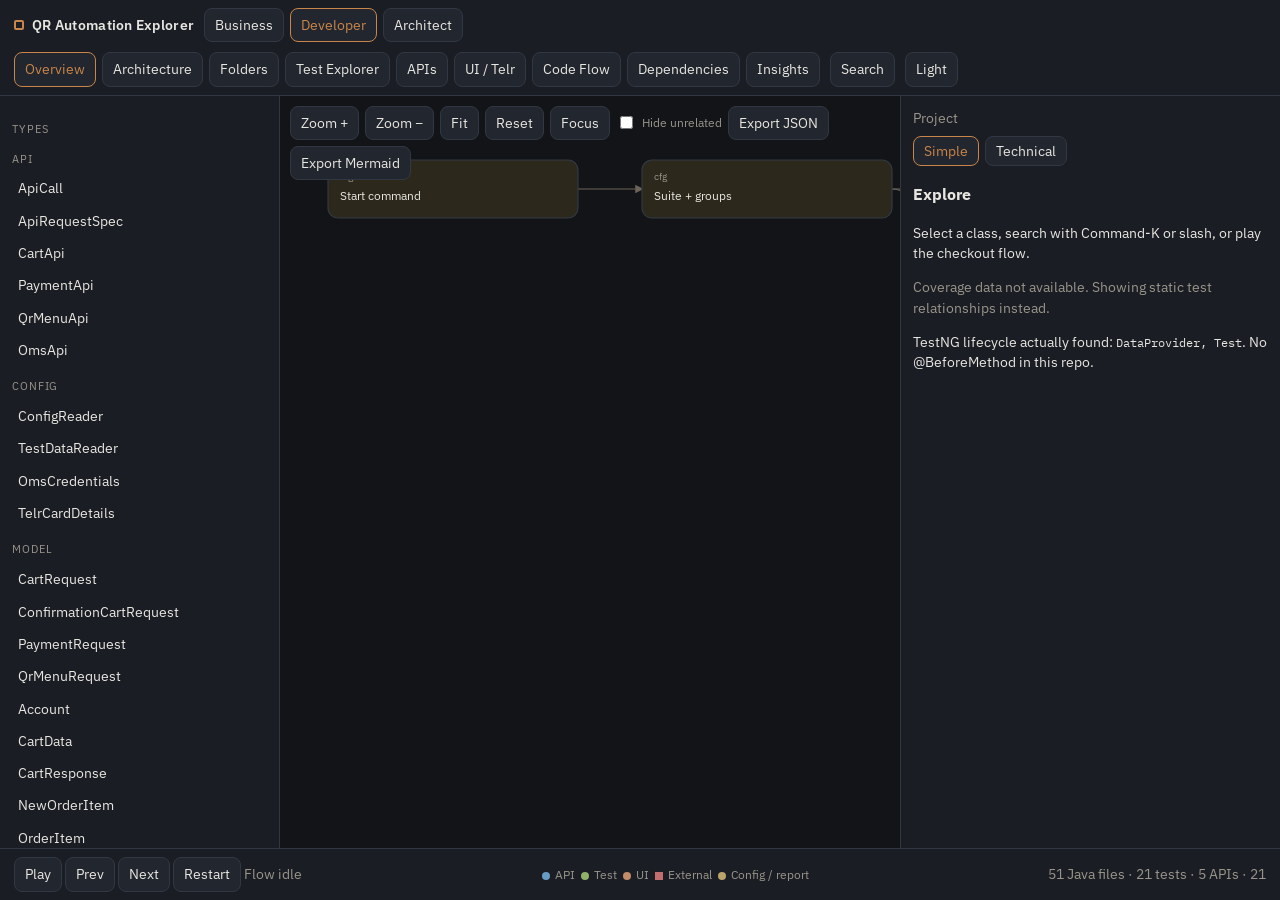
<file: explorer/index.html>
<!DOCTYPE html>
<html lang="en">
<head>
  <meta charset="UTF-8">
  <meta name="viewport" content="width=device-width, initial-scale=1">
  <title>QR Automation Explorer</title>
  <link rel="stylesheet" href="styles.css">
  <link rel="preconnect" href="https://fonts.googleapis.com">
  <link href="https://fonts.googleapis.com/css2?family=IBM+Plex+Mono:wght@400;500&family=IBM+Plex+Sans:wght@400;500;600&display=swap" rel="stylesheet">
</head>
<body>
  <div class="app">
    <header class="top">
      <div class="brand">
        <span class="mark" aria-hidden="true"></span>
        QR Automation Explorer
      </div>
      <div class="audience" id="audience" role="tablist" aria-label="Audience"></div>
      <div class="modes" id="modes" role="tablist" aria-label="View"></div>
      <button class="icon-btn" id="openSearch" type="button" title="Search (⌘K or /)">Search</button>
      <button class="icon-btn" id="theme" type="button">Light</button>
      <button class="icon-btn drawer-btn" id="openDetails" type="button">Details</button>
    </header>
    <div class="main">
      <aside class="nav" id="navPane">
        <div class="kicker" id="treeTitle">Browse</div>
        <div id="tree"></div>
      </aside>
      <section class="stage">
        <div class="toolbar" id="toolbar">
          <button class="icon-btn" id="zoomIn" type="button">Zoom +</button>
          <button class="icon-btn" id="zoomOut" type="button">Zoom −</button>
          <button class="icon-btn" id="fit" type="button">Fit</button>
          <button class="icon-btn" id="reset" type="button">Reset</button>
          <button class="icon-btn" id="focusSel" type="button">Focus</button>
          <label class="toggle"><input type="checkbox" id="hideUnrelated"> Hide unrelated</label>
          <button class="icon-btn" id="exportJson" type="button">Export JSON</button>
          <button class="icon-btn" id="exportMermaid" type="button">Export Mermaid</button>
        </div>
        <svg id="graph" role="img" aria-label="Architecture graph"></svg>
        <div class="minimap" id="minimap" hidden></div>
        <div class="business" id="business" hidden></div>
      </section>
      <aside class="details" id="detailsPane">
        <div class="crumb" id="crumb"></div>
        <div class="explain-toggle">
          <button type="button" id="simpleBtn" class="active">Simple</button>
          <button type="button" id="techBtn">Technical</button>
        </div>
        <div id="panel"></div>
      </aside>
    </div>
    <footer class="status">
      <div class="controls">
        <button class="icon-btn" id="play" type="button">Play</button>
        <button class="icon-btn" id="prev" type="button">Prev</button>
        <button class="icon-btn" id="next" type="button">Next</button>
        <button class="icon-btn" id="restart" type="button">Restart</button>
        <span class="muted" id="stepLabel">Flow idle</span>
      </div>
      <div class="legend" id="legend"></div>
      <div class="muted" id="meta"></div>
    </footer>
  </div>
  <div class="overlay" id="overlay" hidden>
    <div class="palette" role="dialog" aria-label="Search">
      <input id="paletteInput" placeholder="Class, test, endpoint, method, package…" autocomplete="off">
      <div id="hits"></div>
    </div>
  </div>
  <script src="app.js"></script>
</body>
</html>
</file>
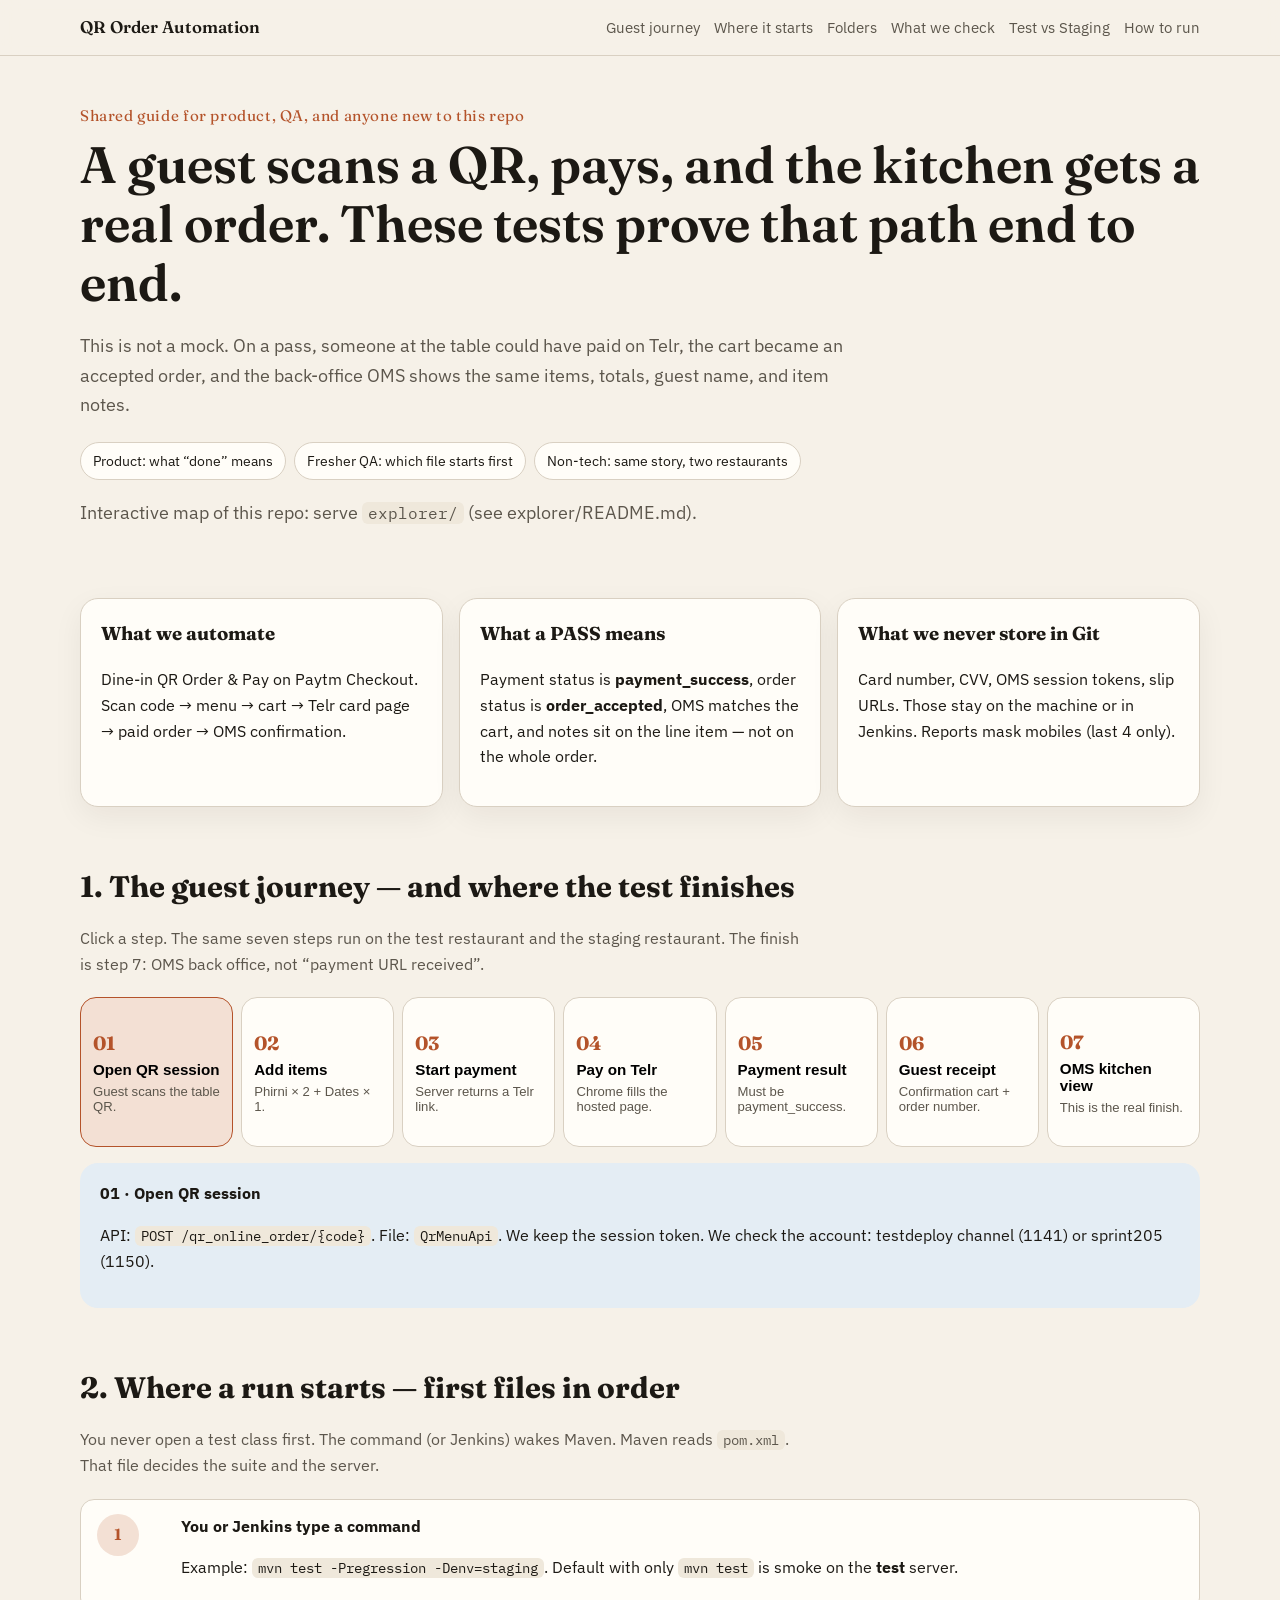
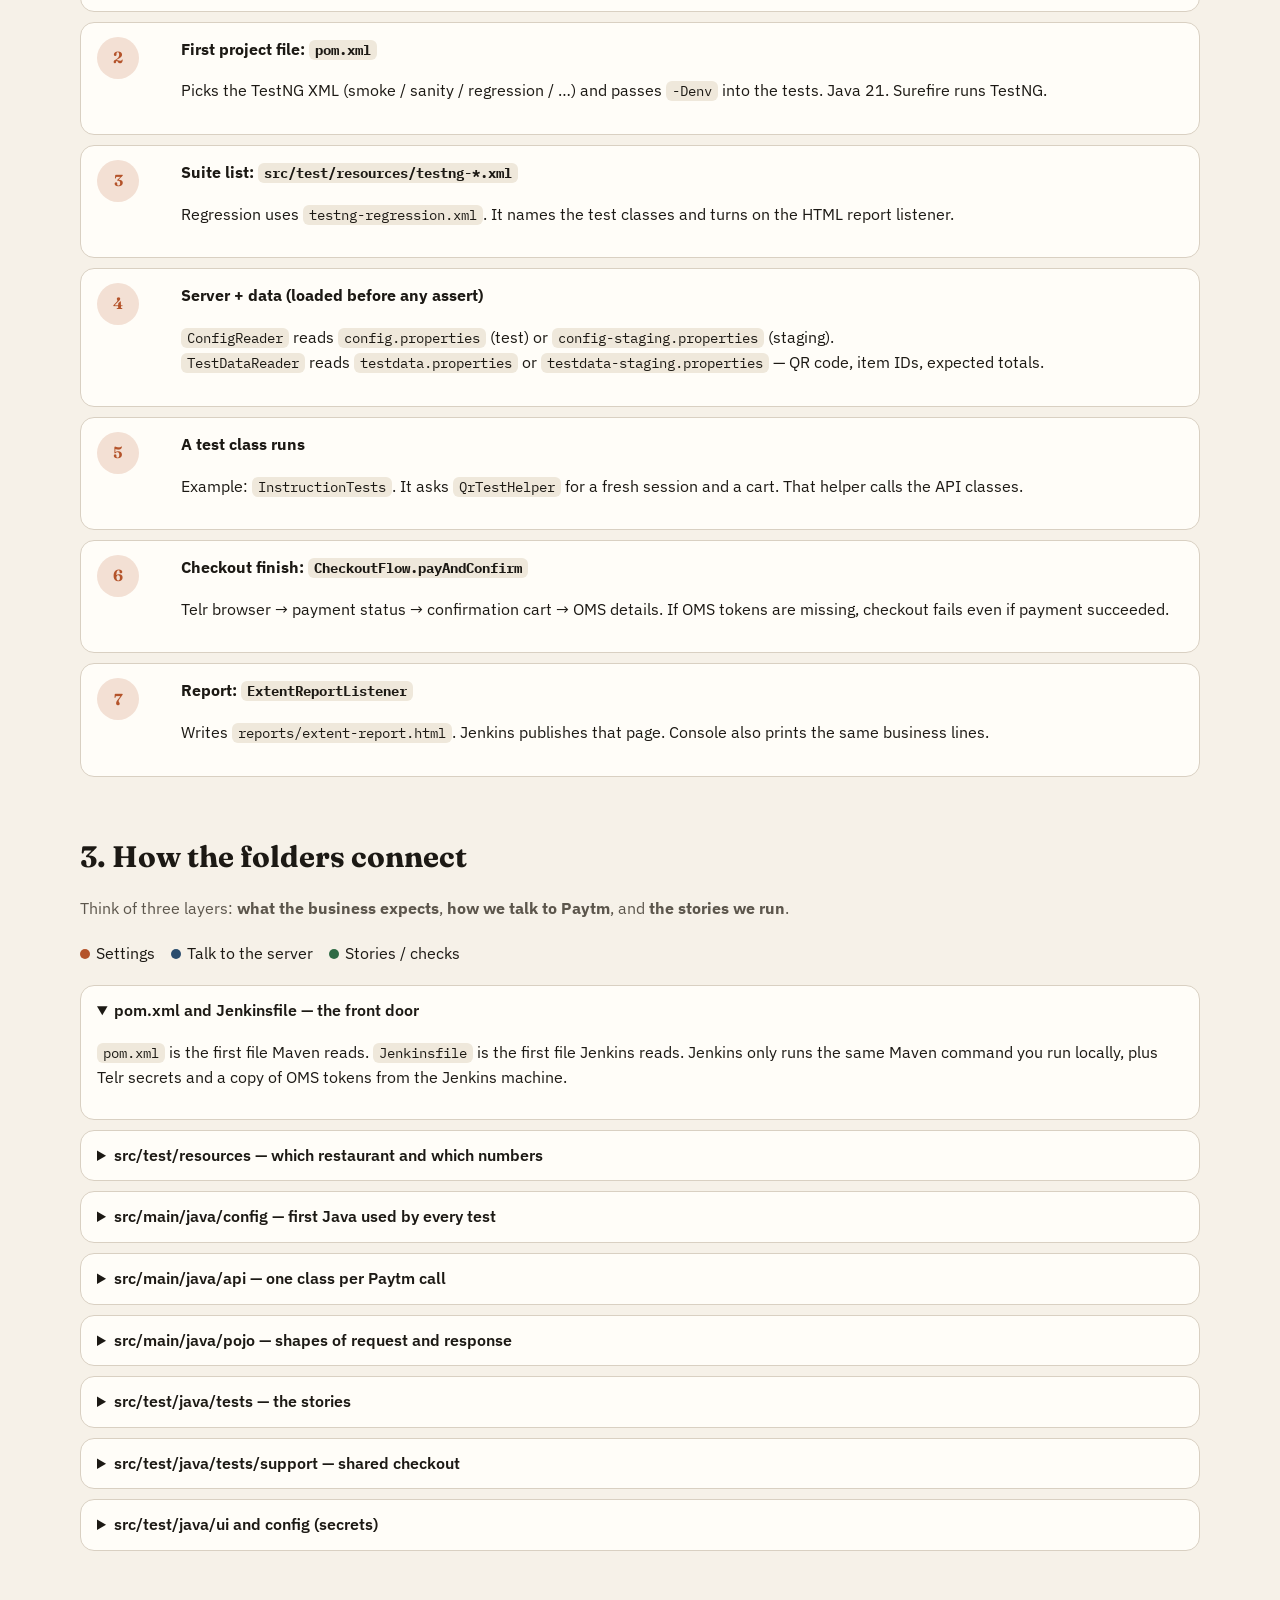
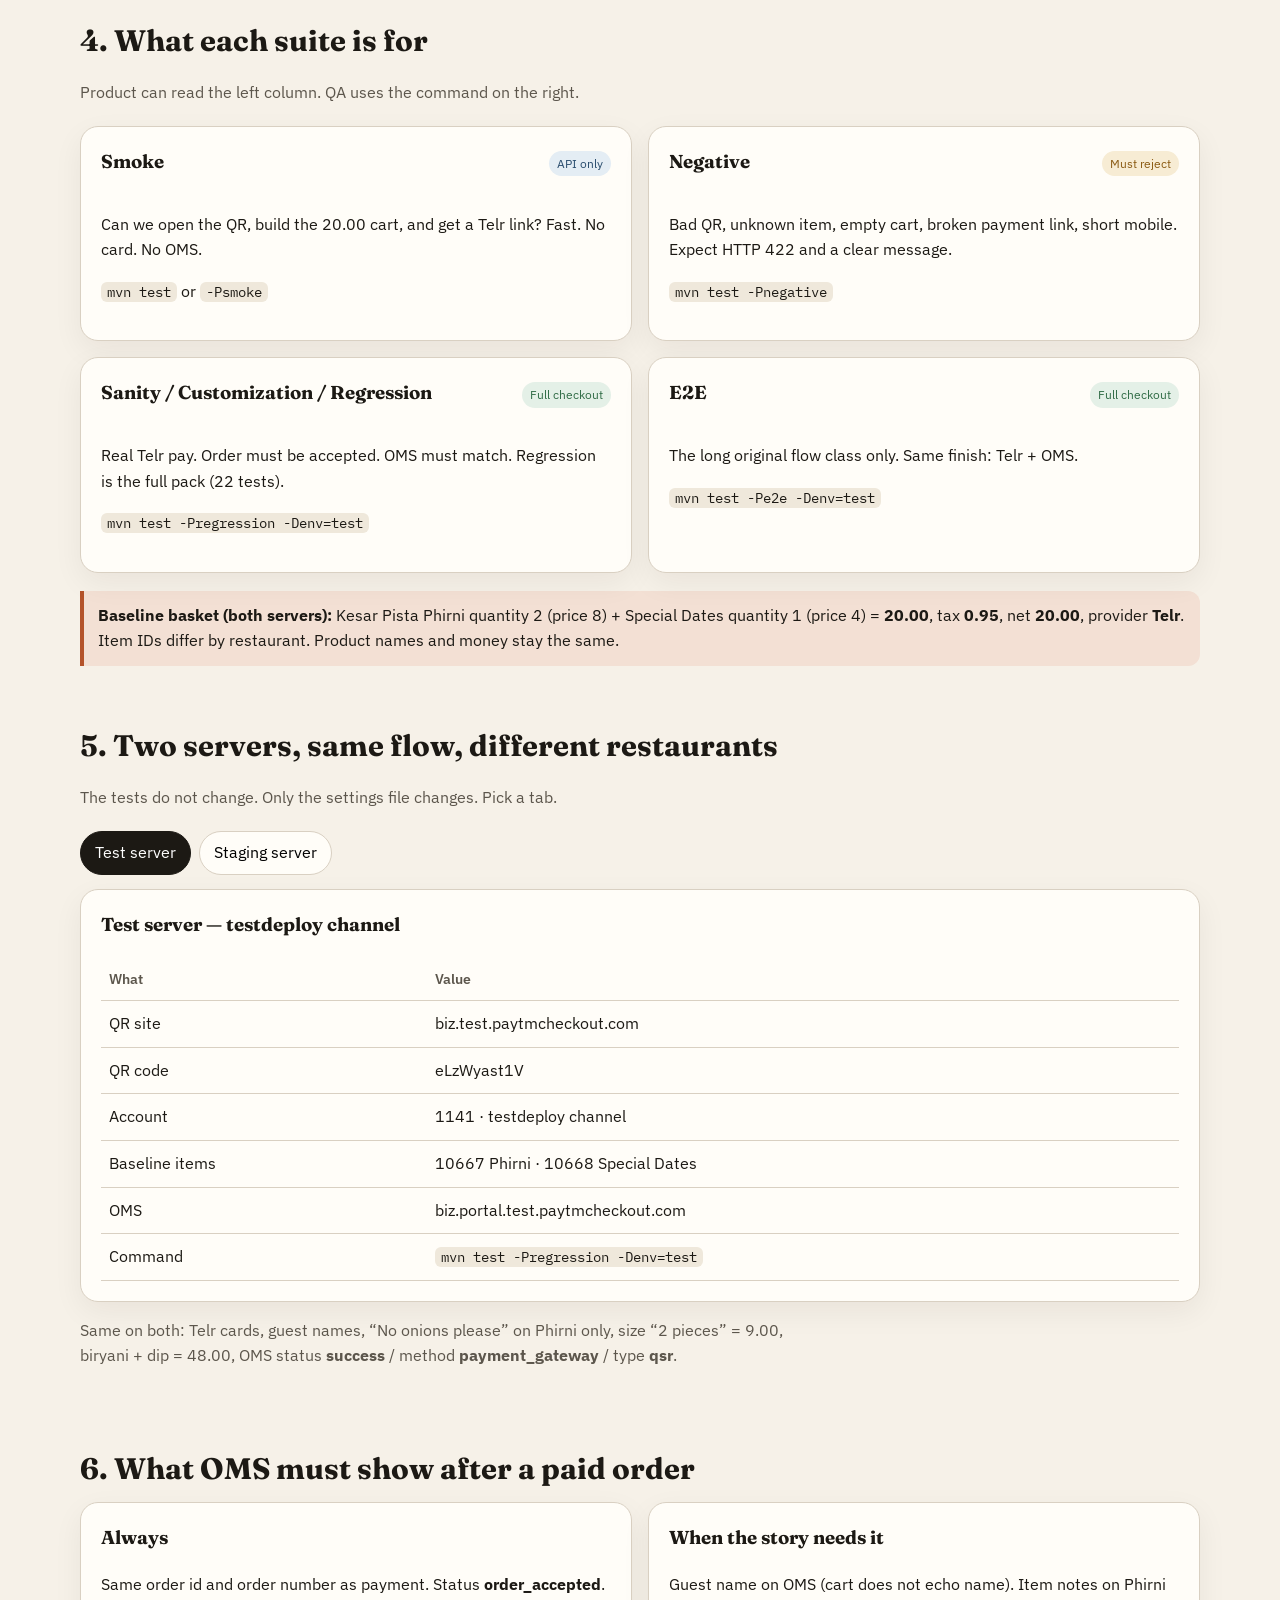
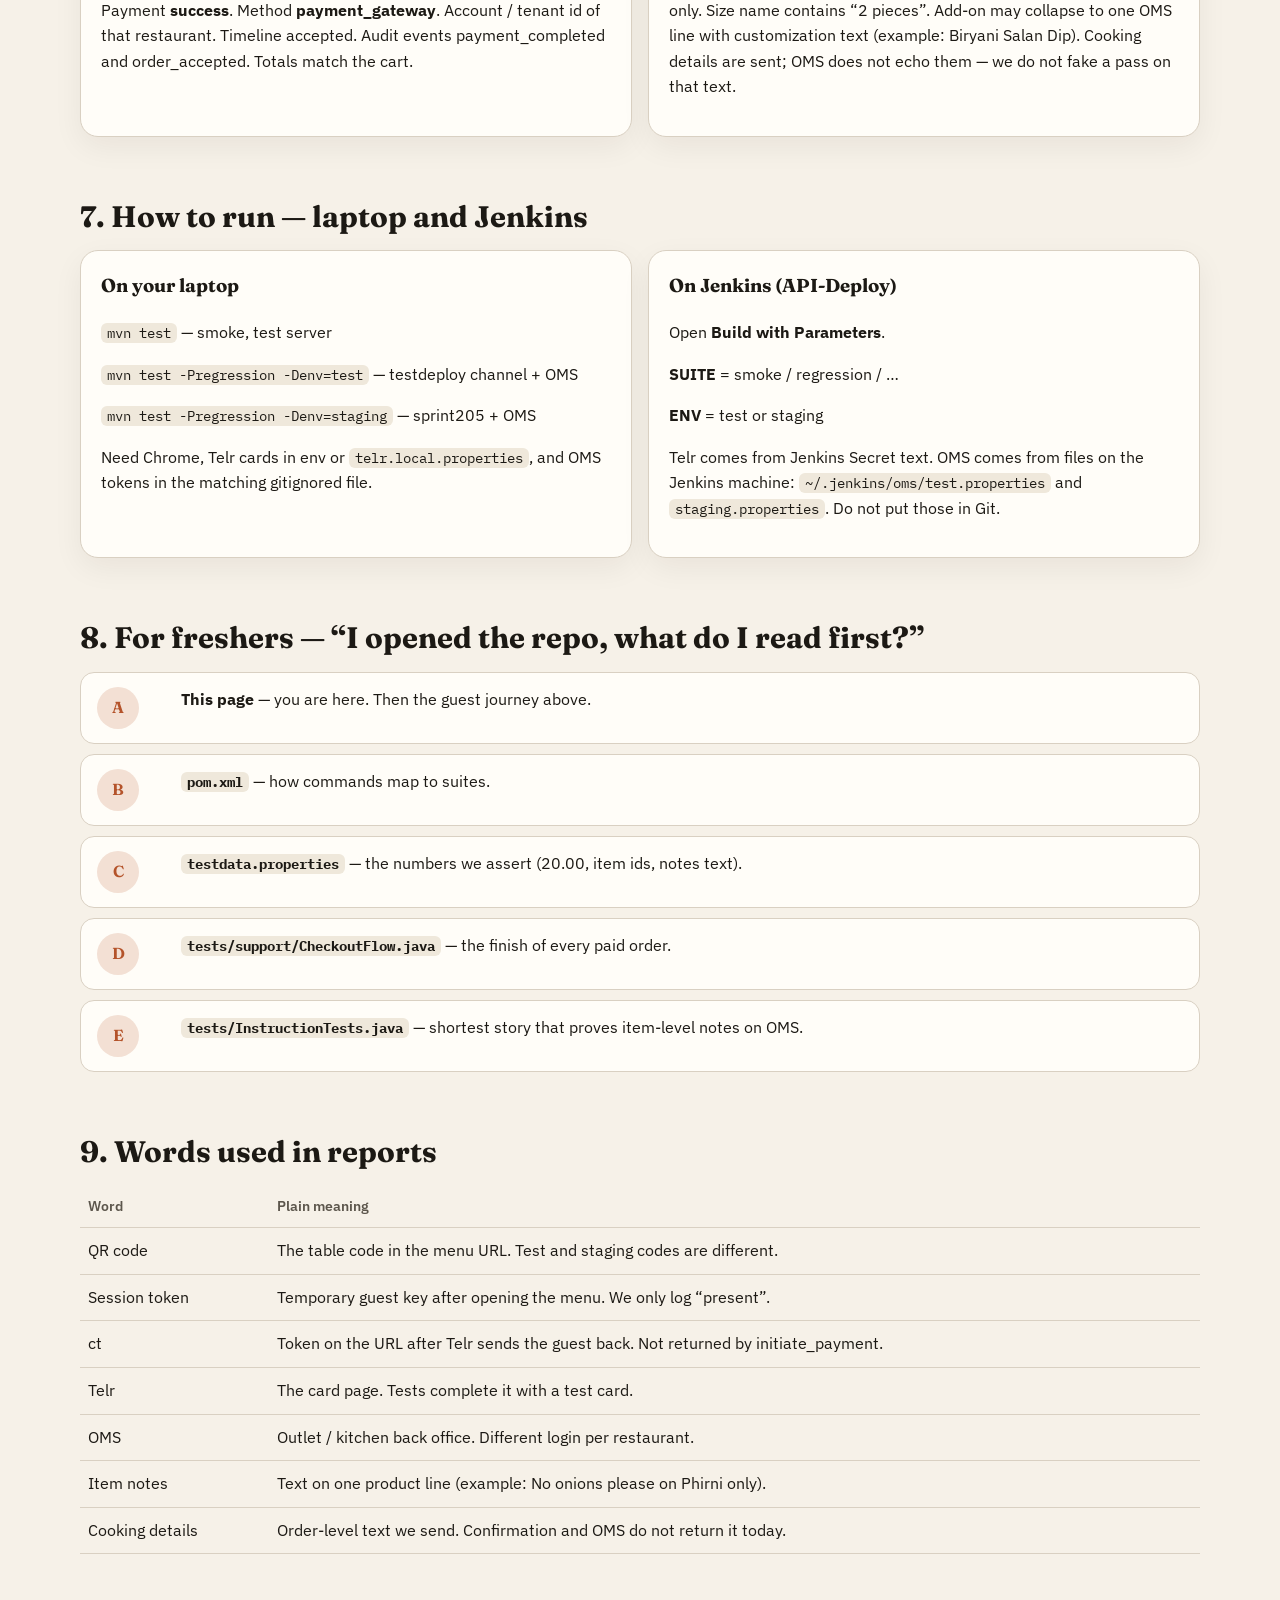
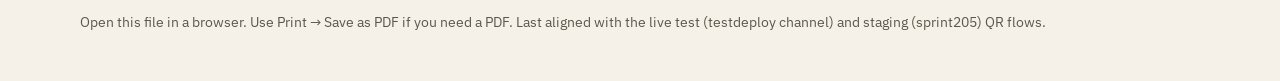
<file: docs/framework-guide.html>
<!DOCTYPE html>
<html lang="en">
<head>
  <meta charset="UTF-8">
  <meta name="viewport" content="width=device-width, initial-scale=1">
  <title>Paytm QR Order Automation — How this project works</title>
  <link rel="preconnect" href="https://fonts.googleapis.com">
  <link rel="preconnect" href="https://fonts.gstatic.com" crossorigin>
  <link href="https://fonts.googleapis.com/css2?family=Fraunces:opsz,wght@9..144,560;9..144,650&family=IBM+Plex+Mono:wght@400;500&family=IBM+Plex+Sans:wght@400;500;600&display=swap" rel="stylesheet">
  <link rel="stylesheet" href="guide.css">
</head>
<body>
  <header class="topbar">
    <div class="wrap topbar-inner">
      <div class="brand">QR Order Automation</div>
      <nav class="nav">
        <a href="#story">Guest journey</a>
        <a href="#start">Where it starts</a>
        <a href="#folders">Folders</a>
        <a href="#suites">What we check</a>
        <a href="#servers">Test vs Staging</a>
        <a href="#run">How to run</a>
      </nav>
    </div>
  </header>

  <main class="wrap">
    <section class="hero">
      <div class="eyebrow">Shared guide for product, QA, and anyone new to this repo</div>
      <h1>A guest scans a QR, pays, and the kitchen gets a real order. These tests prove that path end to end.</h1>
      <p class="lead">
        This is not a mock. On a pass, someone at the table could have paid on Telr,
        the cart became an accepted order, and the back-office OMS shows the same items,
        totals, guest name, and item notes.
      </p>
      <div class="audience">
        <span class="chip">Product: what “done” means</span>
        <span class="chip">Fresher QA: which file starts first</span>
        <span class="chip">Non-tech: same story, two restaurants</span>
      </div>
      <p class="lead">Interactive map of this repo: serve <code>explorer/</code> (see explorer/README.md).</p>
    </section>

    <section class="grid-3">
      <article class="card">
        <h3>What we automate</h3>
        <p>Dine-in QR Order &amp; Pay on Paytm Checkout. Scan code → menu → cart → Telr card page → paid order → OMS confirmation.</p>
      </article>
      <article class="card">
        <h3>What a PASS means</h3>
        <p>Payment status is <strong>payment_success</strong>, order status is <strong>order_accepted</strong>, OMS matches the cart, and notes sit on the line item — not on the whole order.</p>
      </article>
      <article class="card">
        <h3>What we never store in Git</h3>
        <p>Card number, CVV, OMS session tokens, slip URLs. Those stay on the machine or in Jenkins. Reports mask mobiles (last 4 only).</p>
      </article>
    </section>

    <section id="story">
      <h2>1. The guest journey — and where the test finishes</h2>
      <p class="section-intro">
        Click a step. The same seven steps run on the test restaurant and the staging restaurant.
        The finish is step 7: OMS back office, not “payment URL received”.
      </p>
      <div class="flow" id="flow">
        <button class="step active" data-step="1" type="button">
          <b class="step-num">01</b>
          <strong>Open QR session</strong>
          <span>Guest scans the table QR.</span>
        </button>
        <button class="step" data-step="2" type="button">
          <b class="step-num">02</b>
          <strong>Add items</strong>
          <span>Phirni × 2 + Dates × 1.</span>
        </button>
        <button class="step" data-step="3" type="button">
          <b class="step-num">03</b>
          <strong>Start payment</strong>
          <span>Server returns a Telr link.</span>
        </button>
        <button class="step" data-step="4" type="button">
          <b class="step-num">04</b>
          <strong>Pay on Telr</strong>
          <span>Chrome fills the hosted page.</span>
        </button>
        <button class="step" data-step="5" type="button">
          <b class="step-num">05</b>
          <strong>Payment result</strong>
          <span>Must be payment_success.</span>
        </button>
        <button class="step" data-step="6" type="button">
          <b class="step-num">06</b>
          <strong>Guest receipt</strong>
          <span>Confirmation cart + order number.</span>
        </button>
        <button class="step" data-step="7" type="button">
          <b class="step-num">07</b>
          <strong>OMS kitchen view</strong>
          <span>This is the real finish.</span>
        </button>
      </div>
      <div class="detail" id="flow-detail"></div>
    </section>

    <section id="start">
      <h2>2. Where a run starts — first files in order</h2>
      <p class="section-intro">
        You never open a test class first. The command (or Jenkins) wakes Maven. Maven reads
        <span class="file">pom.xml</span>. That file decides the suite and the server.
      </p>
      <div class="start">
        <div class="start-row">
          <div class="badge">1</div>
          <div>
            <strong>You or Jenkins type a command</strong>
            <p>Example: <span class="file">mvn test -Pregression -Denv=staging</span>. Default with only <span class="file">mvn test</span> is smoke on the <strong>test</strong> server.</p>
          </div>
        </div>
        <div class="start-row">
          <div class="badge">2</div>
          <div>
            <strong>First project file: <span class="file">pom.xml</span></strong>
            <p>Picks the TestNG XML (smoke / sanity / regression / …) and passes <span class="file">-Denv</span> into the tests. Java 21. Surefire runs TestNG.</p>
          </div>
        </div>
        <div class="start-row">
          <div class="badge">3</div>
          <div>
            <strong>Suite list: <span class="file">src/test/resources/testng-*.xml</span></strong>
            <p>Regression uses <span class="file">testng-regression.xml</span>. It names the test classes and turns on the HTML report listener.</p>
          </div>
        </div>
        <div class="start-row">
          <div class="badge">4</div>
          <div>
            <strong>Server + data (loaded before any assert)</strong>
            <p>
              <span class="file">ConfigReader</span> reads <span class="file">config.properties</span> (test) or <span class="file">config-staging.properties</span> (staging).<br>
              <span class="file">TestDataReader</span> reads <span class="file">testdata.properties</span> or <span class="file">testdata-staging.properties</span> — QR code, item IDs, expected totals.
            </p>
          </div>
        </div>
        <div class="start-row">
          <div class="badge">5</div>
          <div>
            <strong>A test class runs</strong>
            <p>Example: <span class="file">InstructionTests</span>. It asks <span class="file">QrTestHelper</span> for a fresh session and a cart. That helper calls the API classes.</p>
          </div>
        </div>
        <div class="start-row">
          <div class="badge">6</div>
          <div>
            <strong>Checkout finish: <span class="file">CheckoutFlow.payAndConfirm</span></strong>
            <p>Telr browser → payment status → confirmation cart → OMS details. If OMS tokens are missing, checkout fails even if payment succeeded.</p>
          </div>
        </div>
        <div class="start-row">
          <div class="badge">7</div>
          <div>
            <strong>Report: <span class="file">ExtentReportListener</span></strong>
            <p>Writes <span class="file">reports/extent-report.html</span>. Jenkins publishes that page. Console also prints the same business lines.</p>
          </div>
        </div>
      </div>
    </section>

    <section id="folders">
      <h2>3. How the folders connect</h2>
      <p class="section-intro">Think of three layers: <strong>what the business expects</strong>, <strong>how we talk to Paytm</strong>, and <strong>the stories we run</strong>.</p>
      <div class="legend">
        <span><i class="dot" style="background:#b4532a"></i>Settings</span>
        <span><i class="dot" style="background:#2a4d6e"></i>Talk to the server</span>
        <span><i class="dot" style="background:#2f6b45"></i>Stories / checks</span>
      </div>

      <details class="folder" open>
        <summary>pom.xml and Jenkinsfile — the front door</summary>
        <p><span class="file">pom.xml</span> is the first file Maven reads. <span class="file">Jenkinsfile</span> is the first file Jenkins reads. Jenkins only runs the same Maven command you run locally, plus Telr secrets and a copy of OMS tokens from the Jenkins machine.</p>
      </details>

      <details class="folder">
        <summary>src/test/resources — which restaurant and which numbers</summary>
        <p>
          <span class="file">config.properties</span> / <span class="file">config-staging.properties</span> = host URLs (QR site + OMS).<br>
          <span class="file">testdata.properties</span> / <span class="file">testdata-staging.properties</span> = QR code, item IDs, 20.00 cart, expected statuses.<br>
          <span class="file">testng-*.xml</span> = which test classes belong to smoke, sanity, regression.<br>
          OMS token files are gitignored. Never commit them.
        </p>
      </details>

      <details class="folder">
        <summary>src/main/java/config — first Java used by every test</summary>
        <p><span class="file">ConfigReader</span> and <span class="file">TestDataReader</span> load the files above. If <span class="file">env=staging</span>, they switch files. No test hardcodes the live host.</p>
      </details>

      <details class="folder">
        <summary>src/main/java/api — one class per Paytm call</summary>
        <p>
          <span class="file">ApiRequestSpec</span> sets base URL and JSON headers.<br>
          <span class="file">QrMenuApi</span> opens the session.<br>
          <span class="file">CartApi</span> adds items / reads confirmation.<br>
          <span class="file">PaymentApi</span> starts Telr and later fetches status.<br>
          <span class="file">ApiCall</span> retries if the server drops TLS (the Jenkins handshake flake).
        </p>
      </details>

      <details class="folder">
        <summary>src/main/java/pojo — shapes of request and response</summary>
        <p>These are field names the live API actually returns. We do not invent columns. Cart items are a positional table (not pretty JSON objects). OMS models live under <span class="file">pojo/response/oms</span>.</p>
      </details>

      <details class="folder">
        <summary>src/test/java/tests — the stories</summary>
        <p>
          <span class="file">SmokeTests</span> — session, 20.00 cart, Telr URL. No card pay.<br>
          <span class="file">SanityTests</span> — account name, pending cart, customizable menu item.<br>
          <span class="file">NegativeTests</span> — bad QR, empty cart, unknown item, bad payment link, short mobile.<br>
          <span class="file">CustomizationItemTests</span>, <span class="file">CartVariantTests</span>, <span class="file">CustomerDetailsTests</span>, <span class="file">InstructionTests</span>, <span class="file">RegressionTests</span> — full Telr + OMS.<br>
          <span class="file">QrOrderFlowTest</span> — long e2e only (<span class="file">-Pe2e</span>).
        </p>
      </details>

      <details class="folder">
        <summary>src/test/java/tests/support — shared checkout</summary>
        <p><span class="file">QrTestHelper</span> builds the baseline cart and a fresh session. <span class="file">CheckoutFlow</span> is the finish line: pay, confirm, read OMS. Every positive “create order” test goes through it so we do not stop at initiate_payment.</p>
      </details>

      <details class="folder">
        <summary>src/test/java/ui and config (secrets)</summary>
        <p><span class="file">TelrHostedPage</span> drives Chrome on Telr. <span class="file">TelrCardDetails</span> and <span class="file">OmsCredentials</span> read env vars or local gitignored files. <span class="file">OmsApi</span> calls back-office order details.</p>
      </details>
    </section>

    <section id="suites">
      <h2>4. What each suite is for</h2>
      <p class="section-intro">Product can read the left column. QA uses the command on the right.</p>
      <div class="grid-2">
        <article class="card">
          <div class="suite"><h3>Smoke</h3><span class="tag soft">API only</span></div>
          <p>Can we open the QR, build the 20.00 cart, and get a Telr link? Fast. No card. No OMS.</p>
          <p><span class="file">mvn test</span> or <span class="file">-Psmoke</span></p>
        </article>
        <article class="card">
          <div class="suite"><h3>Negative</h3><span class="tag warn">Must reject</span></div>
          <p>Bad QR, unknown item, empty cart, broken payment link, short mobile. Expect HTTP 422 and a clear message.</p>
          <p><span class="file">mvn test -Pnegative</span></p>
        </article>
        <article class="card">
          <div class="suite"><h3>Sanity / Customization / Regression</h3><span class="tag">Full checkout</span></div>
          <p>Real Telr pay. Order must be accepted. OMS must match. Regression is the full pack (22 tests).</p>
          <p><span class="file">mvn test -Pregression -Denv=test</span></p>
        </article>
        <article class="card">
          <div class="suite"><h3>E2E</h3><span class="tag">Full checkout</span></div>
          <p>The long original flow class only. Same finish: Telr + OMS.</p>
          <p><span class="file">mvn test -Pe2e -Denv=test</span></p>
        </article>
      </div>

      <div class="callout" style="margin-top:18px">
        <strong>Baseline basket (both servers):</strong> Kesar Pista Phirni quantity 2 (price 8) + Special Dates quantity 1 (price 4) = <strong>20.00</strong>, tax <strong>0.95</strong>, net <strong>20.00</strong>, provider <strong>Telr</strong>.
        Item IDs differ by restaurant. Product names and money stay the same.
      </div>
    </section>

    <section id="servers">
      <h2>5. Two servers, same flow, different restaurants</h2>
      <p class="section-intro">The tests do not change. Only the settings file changes. Pick a tab.</p>
      <div class="tabs">
        <button class="tab active" type="button" data-env="test">Test server</button>
        <button class="tab" type="button" data-env="staging">Staging server</button>
      </div>
      <div class="card" id="env-panel"></div>
      <p class="section-intro" style="margin-top:16px">Same on both: Telr cards, guest names, “No onions please” on Phirni only, size “2 pieces” = 9.00, biryani + dip = 48.00, OMS status <strong>success</strong> / method <strong>payment_gateway</strong> / type <strong>qsr</strong>.</p>
    </section>

    <section id="checks">
      <h2>6. What OMS must show after a paid order</h2>
      <div class="grid-2">
        <article class="card">
          <h3>Always</h3>
          <p>Same order id and order number as payment. Status <strong>order_accepted</strong>. Payment <strong>success</strong>. Method <strong>payment_gateway</strong>. Account / tenant id of that restaurant. Timeline accepted. Audit events payment_completed and order_accepted. Totals match the cart.</p>
        </article>
        <article class="card">
          <h3>When the story needs it</h3>
          <p>Guest name on OMS (cart does not echo name). Item notes on Phirni only. Size name contains “2 pieces”. Add-on may collapse to one OMS line with customization text (example: Biryani Salan Dip). Cooking details are sent; OMS does not echo them — we do not fake a pass on that text.</p>
        </article>
      </div>
    </section>

    <section id="run">
      <h2>7. How to run — laptop and Jenkins</h2>
      <div class="grid-2">
        <article class="card">
          <h3>On your laptop</h3>
          <p><span class="file">mvn test</span> — smoke, test server</p>
          <p><span class="file">mvn test -Pregression -Denv=test</span> — testdeploy channel + OMS</p>
          <p><span class="file">mvn test -Pregression -Denv=staging</span> — sprint205 + OMS</p>
          <p>Need Chrome, Telr cards in env or <span class="file">telr.local.properties</span>, and OMS tokens in the matching gitignored file.</p>
        </article>
        <article class="card">
          <h3>On Jenkins (API-Deploy)</h3>
          <p>Open <strong>Build with Parameters</strong>.</p>
          <p><strong>SUITE</strong> = smoke / regression / …</p>
          <p><strong>ENV</strong> = test or staging</p>
          <p>Telr comes from Jenkins Secret text. OMS comes from files on the Jenkins machine: <span class="file">~/.jenkins/oms/test.properties</span> and <span class="file">staging.properties</span>. Do not put those in Git.</p>
        </article>
      </div>
    </section>

    <section>
      <h2>8. For freshers — “I opened the repo, what do I read first?”</h2>
      <div class="start">
        <div class="start-row">
          <div class="badge">A</div>
          <div><strong>This page</strong> — you are here. Then the guest journey above.</div>
        </div>
        <div class="start-row">
          <div class="badge">B</div>
          <div><strong><span class="file">pom.xml</span></strong> — how commands map to suites.</div>
        </div>
        <div class="start-row">
          <div class="badge">C</div>
          <div><strong><span class="file">testdata.properties</span></strong> — the numbers we assert (20.00, item ids, notes text).</div>
        </div>
        <div class="start-row">
          <div class="badge">D</div>
          <div><strong><span class="file">tests/support/CheckoutFlow.java</span></strong> — the finish of every paid order.</div>
        </div>
        <div class="start-row">
          <div class="badge">E</div>
          <div><strong><span class="file">tests/InstructionTests.java</span></strong> — shortest story that proves item-level notes on OMS.</div>
        </div>
      </div>
    </section>

    <section>
      <h2>9. Words used in reports</h2>
      <table class="compare">
        <tr><th>Word</th><th>Plain meaning</th></tr>
        <tr><td>QR code</td><td>The table code in the menu URL. Test and staging codes are different.</td></tr>
        <tr><td>Session token</td><td>Temporary guest key after opening the menu. We only log “present”.</td></tr>
        <tr><td>ct</td><td>Token on the URL after Telr sends the guest back. Not returned by initiate_payment.</td></tr>
        <tr><td>Telr</td><td>The card page. Tests complete it with a test card.</td></tr>
        <tr><td>OMS</td><td>Outlet / kitchen back office. Different login per restaurant.</td></tr>
        <tr><td>Item notes</td><td>Text on one product line (example: No onions please on Phirni only).</td></tr>
        <tr><td>Cooking details</td><td>Order-level text we send. Confirmation and OMS do not return it today.</td></tr>
      </table>
    </section>

    <footer>
      Open this file in a browser. Use Print → Save as PDF if you need a PDF.
      Last aligned with the live test (testdeploy channel) and staging (sprint205) QR flows.
    </footer>
  </main>

  <script>
    const steps = {
      1: "<strong>01 · Open QR session</strong><p>API: <code>POST /qr_online_order/{code}</code>. File: <code>QrMenuApi</code>. We keep the session token. We check the account: testdeploy channel (1141) or sprint205 (1150).</p>",
      2: "<strong>02 · Add items</strong><p>API: <code>POST /qr_view_cart/{code}</code>. File: <code>CartApi</code> + <code>QrTestHelper.baselineCart()</code>. Cart must be 20.00, tax 0.95, status <code>payment_pending</code>, provider Telr. Customization and notes are added here when the story needs them.</p>",
      3: "<strong>03 · Start payment</strong><p>API: <code>POST /initiate_payment/{code}</code>. File: <code>PaymentApi</code>. Success + Telr URL + order id. Mobile on this call is country code + number (example +971888888888). This is <em>not</em> the finish.</p>",
      4: "<strong>04 · Pay on Telr</strong><p>File: <code>TelrHostedPage</code>. Chrome opens the hosted page and submits the test card. Missing cards fail the test — we do not skip.</p>",
      5: "<strong>05 · Payment result</strong><p>Telr returns to Paytm with <code>ct</code> on the URL. API: <code>GET /fetch_payment_status_by_session_id/{code}?ct=…</code>. Must be <code>payment_success</code> and <code>order_accepted</code> with an order number.</p>",
      6: "<strong>06 · Guest receipt</strong><p>API: <code>POST /qr_view_cart/{code}.json?view=customer&amp;ct=…</code>. Confirmation items and totals must match the cart. Order number must match payment status. After payment, compare name, qty, and money — not always item object id.</p>",
      7: "<strong>07 · OMS — the finish</strong><p>API: <code>GET /m/oms/orders/{id}/details.json</code>. File: <code>OmsApi</code>. Test host is portal.test for testdeploy. Staging host is dashboard.staging for sprint205. We check status, payment, tenant, items, and item-level notes. Slip URLs are never logged.</p>"
    };

    const envs = {
      test: `<h3>Test server — testdeploy channel</h3>
        <table class="compare">
          <tr><th>What</th><th>Value</th></tr>
          <tr><td>QR site</td><td>biz.test.paytmcheckout.com</td></tr>
          <tr><td>QR code</td><td>eLzWyast1V</td></tr>
          <tr><td>Account</td><td>1141 · testdeploy channel</td></tr>
          <tr><td>Baseline items</td><td>10667 Phirni · 10668 Special Dates</td></tr>
          <tr><td>OMS</td><td>biz.portal.test.paytmcheckout.com</td></tr>
          <tr><td>Command</td><td><code>mvn test -Pregression -Denv=test</code></td></tr>
        </table>`,
      staging: `<h3>Staging server — sprint205</h3>
        <table class="compare">
          <tr><th>What</th><th>Value</th></tr>
          <tr><td>QR site</td><td>biz.staging.paytmcheckout.com</td></tr>
          <tr><td>QR code</td><td>oXTMIhE2WV</td></tr>
          <tr><td>Account</td><td>1150 · sprint205</td></tr>
          <tr><td>Baseline items</td><td>11905 Phirni · 11906 Special Dates</td></tr>
          <tr><td>OMS</td><td>biz.dashboard.staging.paytmcheckout.com</td></tr>
          <tr><td>Command</td><td><code>mvn test -Pregression -Denv=staging</code></td></tr>
        </table>`
    };

    const detail = document.getElementById("flow-detail");
    detail.innerHTML = steps[1];
    document.querySelectorAll(".step").forEach((btn) => {
      btn.addEventListener("click", () => {
        document.querySelectorAll(".step").forEach((b) => b.classList.remove("active"));
        btn.classList.add("active");
        detail.innerHTML = steps[btn.dataset.step];
      });
    });

    const panel = document.getElementById("env-panel");
    panel.innerHTML = envs.test;
    document.querySelectorAll(".tab").forEach((tab) => {
      tab.addEventListener("click", () => {
        document.querySelectorAll(".tab").forEach((t) => t.classList.remove("active"));
        tab.classList.add("active");
        panel.innerHTML = envs[tab.dataset.env];
      });
    });
  </script>
</body>
</html>
</file>
<file: explorer/styles.css>
:root {
  --bg: #121418;
  --bg2: #1a1d23;
  --bg3: #22262e;
  --line: #323843;
  --text: #e8e6e1;
  --muted: #9a958b;
  --accent: #c9854a;
  --ok: #6fa37a;
  --warn: #d1a354;
  --info: #7ea0c4;
  --test: #8fb36a;
  --api: #6a9bc3;
  --ui: #c48a6a;
  --cfg: #b9a46a;
  --model: #8e8ab8;
  --ext: #c46d6d;
  --focus: #e8c27a;
}

:root[data-theme="light"] {
  --bg: #f4efe6;
  --bg2: #fffdf8;
  --bg3: #efe8db;
  --line: #d8d0c3;
  --text: #1c1914;
  --muted: #6a645a;
}

* { box-sizing: border-box; }
html, body { height: 100%; margin: 0; }
body {
  font: 14px/1.45 "IBM Plex Sans", "Segoe UI", sans-serif;
  background: var(--bg);
  color: var(--text);
}
button, input, select { font: inherit; color: inherit; }
button { cursor: pointer; }
button:focus-visible, input:focus-visible {
  outline: 2px solid var(--accent);
  outline-offset: 2px;
}
code { font-family: "IBM Plex Mono", ui-monospace, monospace; font-size: 12px; }

.app {
  height: 100%;
  display: grid;
  grid-template-rows: auto 1fr 52px;
}
.top, .status {
  display: flex;
  align-items: center;
  gap: 10px;
  padding: 8px 14px;
  background: var(--bg2);
  flex-wrap: wrap;
}
.top { border-bottom: 1px solid var(--line); }
.status { border-top: 1px solid var(--line); justify-content: space-between; }
.brand {
  font-weight: 600;
  letter-spacing: 0.02em;
  display: flex;
  align-items: center;
  gap: 8px;
  white-space: nowrap;
}
.mark {
  width: 10px;
  height: 10px;
  border: 2px solid var(--accent);
  border-radius: 2px;
  display: inline-block;
}
.modes, .audience, .legend { display: flex; gap: 6px; flex-wrap: wrap; }
.modes button, .audience button, .icon-btn {
  background: var(--bg3);
  border: 1px solid var(--line);
  border-radius: 8px;
  padding: 6px 10px;
}
.modes button.active, .audience button.active, .explain-toggle button.active {
  border-color: var(--accent);
  color: var(--accent);
}
.main {
  display: grid;
  grid-template-columns: 280px 1fr 380px;
  min-height: 0;
}
.nav, .details {
  background: var(--bg2);
  overflow: auto;
  padding: 12px;
}
.nav { border-right: 1px solid var(--line); }
.details { border-left: 1px solid var(--line); }
.stage {
  position: relative;
  overflow: hidden;
  background: var(--bg);
}
.toolbar {
  position: absolute;
  z-index: 2;
  top: 10px;
  left: 10px;
  right: 10px;
  display: flex;
  flex-wrap: wrap;
  gap: 6px;
  align-items: center;
}
.toggle {
  display: flex;
  align-items: center;
  gap: 6px;
  color: var(--muted);
  font-size: 12px;
}
svg#graph { width: 100%; height: 100%; cursor: grab; }
.node { cursor: pointer; }
.node rect { stroke: var(--line); stroke-width: 1.2; }
.node.sel rect { stroke: var(--accent); stroke-width: 2.2; }
.node.dim { opacity: 0.18; }
.node text { fill: var(--text); font-size: 12px; }
.node .kind { fill: var(--muted); font-size: 10px; }
.node.ext rect { stroke-dasharray: 4 3; }
.edge { stroke: #6c6458; fill: none; stroke-width: 1.2; marker-end: url(#arrow); }
.edge.calls { stroke-dasharray: none; }
.edge.imports { stroke-dasharray: 5 4; }
.edge.contains { stroke-dasharray: 1 4; }
.edge.active { stroke: var(--accent); stroke-width: 2.2; stroke-dasharray: none; }
.tree { list-style: none; margin: 0; padding: 0; }
.tree ul { list-style: none; margin: 0; padding-left: 12px; }
.tree li { margin: 2px 0; }
.tree button {
  width: 100%;
  text-align: left;
  background: transparent;
  border: 0;
  padding: 5px 6px;
  border-radius: 6px;
}
.tree button:hover, .tree button.active { background: var(--bg3); }
.kicker {
  color: var(--muted);
  font-size: 11px;
  text-transform: uppercase;
  letter-spacing: 0.08em;
  margin: 14px 0 6px;
}
.card {
  background: var(--bg3);
  border: 1px solid var(--line);
  border-radius: 10px;
  padding: 10px;
  margin-bottom: 8px;
}
.statgrid { display: grid; grid-template-columns: 1fr 1fr; gap: 8px; }
.stat { background: var(--bg3); border: 1px solid var(--line); border-radius: 10px; padding: 10px; }
.stat b { display: block; font-size: 20px; }
.muted { color: var(--muted); }
pre {
  background: #0e1014;
  color: #d7d2c8;
  border-radius: 8px;
  padding: 10px;
  overflow: auto;
  max-height: 240px;
  font-size: 12px;
  line-height: 1.45;
}
:root[data-theme="light"] pre { background: #1c1914; }
.chip {
  display: inline-block;
  border: 1px solid var(--line);
  border-radius: 999px;
  padding: 2px 8px;
  margin: 0 4px 4px 0;
  font-size: 12px;
}
.chip.warn { border-style: dashed; color: var(--warn); }
.dot {
  width: 8px;
  height: 8px;
  border-radius: 50%;
  display: inline-block;
  margin-right: 5px;
  vertical-align: middle;
}
.legend span { color: var(--muted); font-size: 12px; }
.overlay {
  position: fixed;
  inset: 0;
  background: rgba(0, 0, 0, 0.45);
  display: none;
  align-items: flex-start;
  justify-content: center;
  padding-top: 80px;
  z-index: 20;
}
.overlay.open { display: flex; }
.palette {
  width: min(720px, 92%);
  background: var(--bg2);
  border: 1px solid var(--line);
  border-radius: 12px;
  overflow: hidden;
}
.palette input {
  width: 100%;
  border: 0;
  background: transparent;
  padding: 12px;
  outline: none;
}
.hit { padding: 8px 12px; cursor: pointer; border-top: 1px solid var(--line); }
.hit:hover, .hit.active { background: var(--bg3); }
.crumb { color: var(--muted); margin-bottom: 8px; }
.crumb button { background: none; border: 0; color: var(--accent); padding: 0; }
.explain-toggle { display: flex; gap: 6px; margin-bottom: 10px; }
.explain-toggle button {
  background: var(--bg3);
  border: 1px solid var(--line);
  border-radius: 8px;
  padding: 4px 10px;
}
.business { padding: 28px; overflow: auto; height: 100%; }
.flowline {
  display: flex;
  flex-wrap: wrap;
  gap: 8px;
  align-items: center;
  margin: 20px 0;
}
.stepbox {
  background: var(--bg2);
  border: 1px solid var(--line);
  border-radius: 12px;
  padding: 12px 14px;
  min-width: 110px;
}
.stepbox.on { border-color: var(--accent); }
.minimap {
  position: absolute;
  right: 12px;
  bottom: 12px;
  width: 140px;
  height: 90px;
  border: 1px solid var(--line);
  background: var(--bg2);
  opacity: 0.85;
  pointer-events: none;
}
.drawer-btn { display: none; }
@media (max-width: 1180px) {
  .main { grid-template-columns: 220px 1fr; }
  .details {
    position: absolute;
    right: 0;
    top: 0;
    bottom: 0;
    width: min(380px, 92vw);
    z-index: 5;
    display: none;
    box-shadow: none;
    border-left: 1px solid var(--line);
  }
  .details.open { display: block; }
  .drawer-btn { display: inline-block; }
}
@media (max-width: 820px) {
  .main { grid-template-columns: 1fr; }
  .nav { display: none; }
}
</file>
<file: docs/guide.css>
:root {
  --ink: #1c1914;
  --muted: #5c564c;
  --paper: #f6f1e8;
  --card: #fffdf8;
  --line: #d9d0c2;
  --accent: #b4532a;
  --accent-soft: #f3e0d4;
  --pass: #2f6b45;
  --pass-soft: #e4f0e7;
  --info: #2a4d6e;
  --info-soft: #e4edf4;
  --warn: #8a5a12;
  --warn-soft: #f7ecd4;
  --shadow: 0 10px 30px rgba(28, 25, 20, 0.06);
  --radius: 18px;
}

* { box-sizing: border-box; }

html { scroll-behavior: smooth; }

body {
  margin: 0;
  color: var(--ink);
  background:
    radial-gradient(1200px 500px at 10% -10%, #fff8ee 0%, transparent 55%),
    var(--paper);
  font-family: "IBM Plex Sans", "Segoe UI", sans-serif;
  line-height: 1.6;
}

h1, h2, h3, .brand, .step-num, .eyebrow {
  font-family: "Fraunces", Georgia, serif;
}

a { color: var(--accent); }

.wrap {
  width: min(1120px, calc(100% - 32px));
  margin: 0 auto;
}

.topbar {
  position: sticky;
  top: 0;
  z-index: 20;
  background: rgba(246, 241, 232, 0.92);
  backdrop-filter: blur(10px);
  border-bottom: 1px solid var(--line);
}

.topbar-inner {
  display: flex;
  align-items: center;
  justify-content: space-between;
  gap: 16px;
  padding: 14px 0;
}

.brand { font-size: 1.05rem; font-weight: 600; }

.nav {
  display: flex;
  flex-wrap: wrap;
  gap: 14px;
}

.nav a {
  color: var(--muted);
  text-decoration: none;
  font-size: 0.92rem;
}

.nav a:hover { color: var(--ink); }

.hero {
  padding: 48px 0 24px;
}

.eyebrow {
  color: var(--accent);
  letter-spacing: 0.04em;
  font-size: 0.95rem;
  margin-bottom: 8px;
}

h1 {
  font-size: clamp(2rem, 5vw, 3.2rem);
  line-height: 1.15;
  margin: 0 0 16px;
  font-weight: 620;
}

.lead {
  font-size: 1.15rem;
  color: var(--muted);
  max-width: 70ch;
}

.audience {
  display: flex;
  flex-wrap: wrap;
  gap: 8px;
  margin: 22px 0 0;
}

.chip {
  border: 1px solid var(--line);
  background: var(--card);
  border-radius: 999px;
  padding: 7px 12px;
  font-size: 0.86rem;
}

.grid-3, .grid-2 {
  display: grid;
  gap: 16px;
}

.grid-3 { grid-template-columns: repeat(3, 1fr); }
.grid-2 { grid-template-columns: repeat(2, 1fr); }

.card {
  background: var(--card);
  border: 1px solid var(--line);
  border-radius: var(--radius);
  padding: 20px;
  box-shadow: var(--shadow);
}

.card h3 { margin-top: 0; }

section { padding: 28px 0; }

h2 {
  font-size: 1.85rem;
  margin: 0 0 10px;
}

.section-intro {
  color: var(--muted);
  max-width: 72ch;
  margin-bottom: 20px;
}

.flow {
  display: grid;
  grid-template-columns: repeat(7, 1fr);
  gap: 8px;
}

.step {
  background: var(--card);
  border: 1px solid var(--line);
  border-radius: 16px;
  padding: 14px 12px;
  min-height: 150px;
  cursor: pointer;
  text-align: left;
}

.step.active {
  border-color: var(--accent);
  background: var(--accent-soft);
}

.step-num {
  display: block;
  color: var(--accent);
  font-size: 1.2rem;
  margin-bottom: 6px;
}

.step strong { display: block; font-size: 0.95rem; }

.step span {
  display: block;
  color: var(--muted);
  font-size: 0.82rem;
  margin-top: 6px;
}

.detail {
  margin-top: 16px;
  background: var(--info-soft);
  border-radius: var(--radius);
  padding: 18px 20px;
}

.tabs {
  display: flex;
  gap: 8px;
  margin-bottom: 14px;
}

.tab {
  border: 1px solid var(--line);
  background: var(--card);
  border-radius: 999px;
  padding: 8px 14px;
  cursor: pointer;
  font: inherit;
}

.tab.active {
  background: var(--ink);
  color: #fff;
  border-color: var(--ink);
}

.compare { width: 100%; border-collapse: collapse; }

.compare th, .compare td {
  border-bottom: 1px solid var(--line);
  text-align: left;
  padding: 10px 8px;
  vertical-align: top;
}

.compare th { font-size: 0.86rem; color: var(--muted); font-weight: 600; }

.start {
  display: grid;
  gap: 10px;
}

.start-row {
  display: grid;
  grid-template-columns: 72px 1fr;
  gap: 12px;
  align-items: start;
  background: var(--card);
  border: 1px solid var(--line);
  border-radius: 14px;
  padding: 14px 16px;
}

.badge {
  width: 42px;
  height: 42px;
  border-radius: 50%;
  display: grid;
  place-items: center;
  background: var(--accent-soft);
  color: var(--accent);
  font-family: "Fraunces", serif;
  font-weight: 650;
}

details.folder {
  background: var(--card);
  border: 1px solid var(--line);
  border-radius: 14px;
  padding: 12px 16px;
  margin-bottom: 10px;
}

details.folder summary {
  cursor: pointer;
  font-weight: 600;
}

code, .file {
  font-family: "IBM Plex Mono", ui-monospace, monospace;
  font-size: 0.86em;
  background: #efe8db;
  padding: 1px 6px;
  border-radius: 6px;
}

.ok { color: var(--pass); }
.warn { color: var(--warn); }

.callout {
  border-left: 4px solid var(--accent);
  background: var(--accent-soft);
  padding: 12px 14px;
  border-radius: 0 12px 12px 0;
}

.legend {
  display: flex;
  gap: 16px;
  flex-wrap: wrap;
  margin: 12px 0 18px;
}

.dot {
  width: 10px;
  height: 10px;
  border-radius: 50%;
  display: inline-block;
  margin-right: 6px;
}

.suite {
  display: flex;
  justify-content: space-between;
  gap: 12px;
  align-items: baseline;
}

.tag {
  font-size: 0.75rem;
  border-radius: 999px;
  padding: 3px 8px;
  background: var(--pass-soft);
  color: var(--pass);
}

.tag.soft { background: var(--info-soft); color: var(--info); }
.tag.warn { background: var(--warn-soft); color: var(--warn); }

footer {
  padding: 28px 0 48px;
  color: var(--muted);
  font-size: 0.9rem;
}

@media (max-width: 900px) {
  .grid-3, .flow { grid-template-columns: 1fr; }
  .grid-2 { grid-template-columns: 1fr; }
  .nav { display: none; }
}

@media print {
  .topbar, .audience, .tabs { display: none !important; }
  .step, details.folder { break-inside: avoid; }
  body { background: #fff; }
  .card, .step, .start-row { box-shadow: none; }
}
</file>
